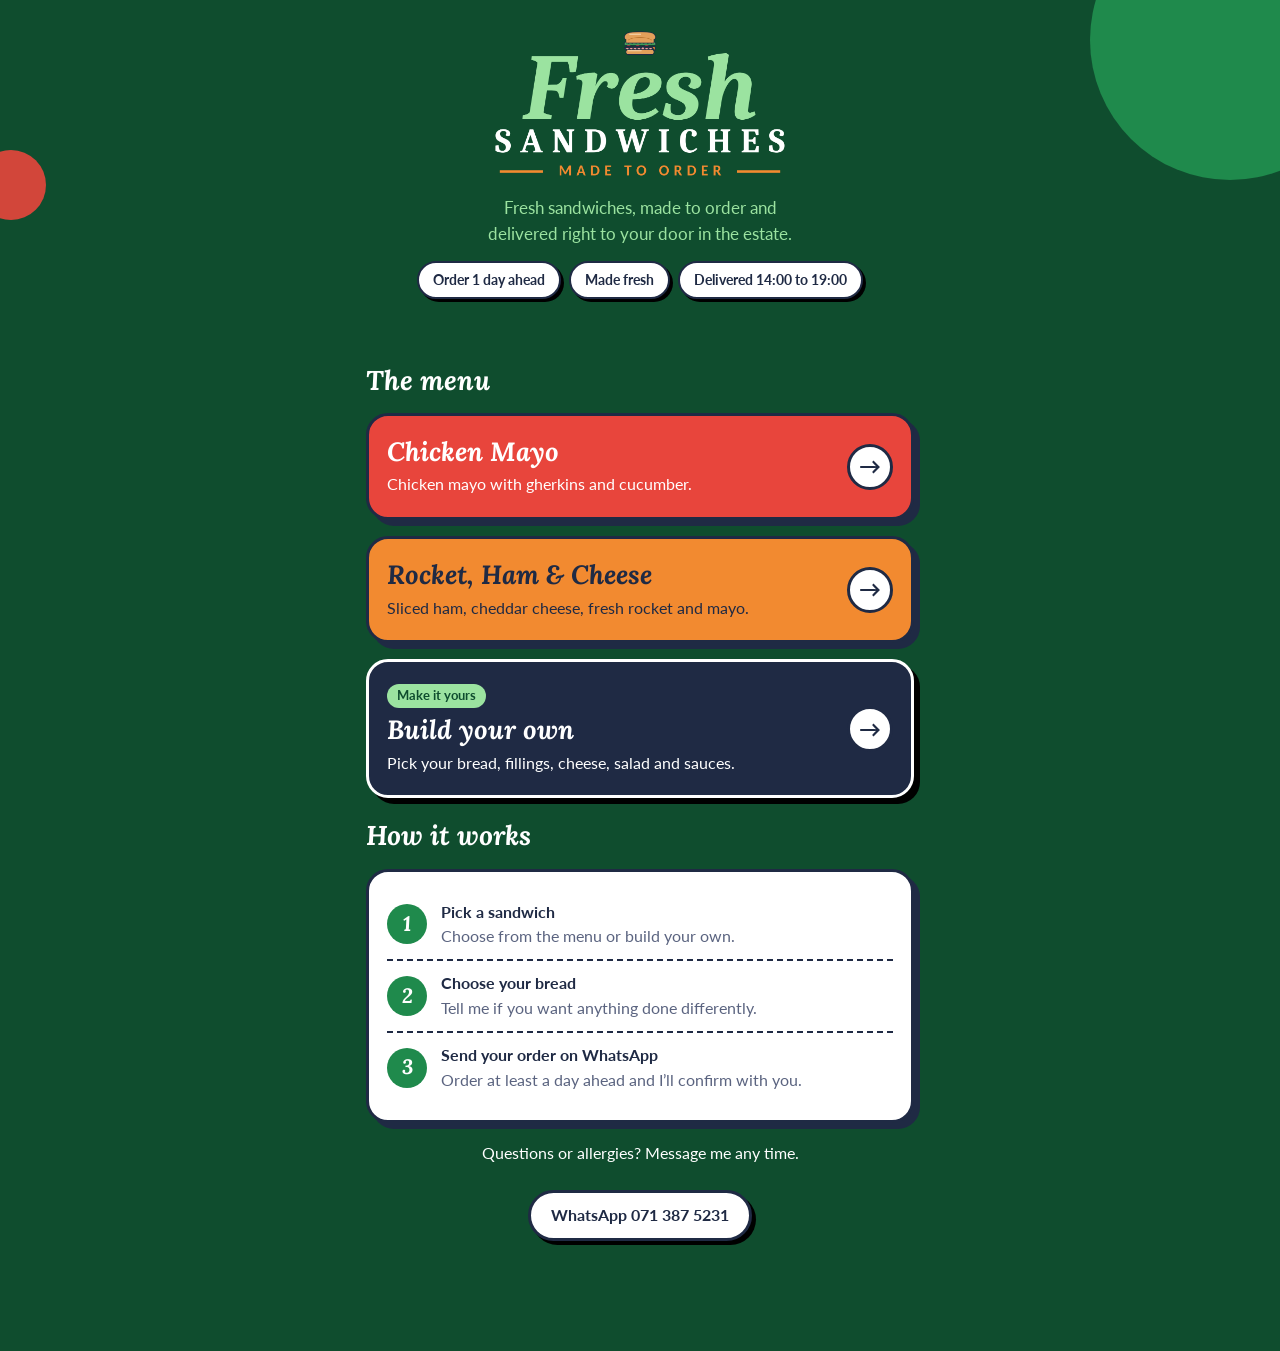
<file: index.html>
<!DOCTYPE html>
<html lang="en">
<head>
<meta charset="utf-8">
<meta name="viewport" content="width=device-width, initial-scale=1, viewport-fit=cover">
<title>Fresh Sandwiches – Order Ahead</title>
<link rel="preconnect" href="https://fonts.googleapis.com">
<link rel="preconnect" href="https://fonts.gstatic.com" crossorigin>
<link href="https://fonts.googleapis.com/css2?family=Lora:ital,wght@1,600;1,700&family=Lato:wght@400;700&display=swap" rel="stylesheet">
<link rel="stylesheet" href="style.css">
</head>
<body data-page="menu">
<header class="hero">
  <img src="logo-dark.png" alt="Fresh Sandwiches – made to order">
  <p>Fresh sandwiches, made to order and delivered right to your door in the estate.</p>
  <div class="pills"><span>Order 1 day ahead</span><span>Made fresh</span><span>Delivered 14:00 to 19:00</span></div>
</header>
<main>
  <h2>The menu</h2>
  <!-- To add a sandwich: copy one block below, change the link, colour class (c1, c2 or c3) and text -->
  <div id="menu">
    <a class="block c1" href="chicken-mayo.html">
      <div><h3>Chicken Mayo</h3><p>Chicken mayo with gherkins and cucumber.</p></div>
      <span class="arrow" aria-hidden="true">&rarr;</span>
    </a>
    <a class="block c2" href="rocket-ham-cheese.html">
      <div><h3>Rocket, Ham &amp; Cheese</h3><p>Sliced ham, cheddar cheese, fresh rocket and mayo.</p></div>
      <span class="arrow" aria-hidden="true">&rarr;</span>
    </a>
    <a class="block diy" href="build-your-own.html">
      <div><span class="tag">Make it yours</span><h3>Build your own</h3><p>Pick your bread, fillings, cheese, salad and sauces.</p></div>
      <span class="arrow" aria-hidden="true">&rarr;</span>
    </a>
  </div>

  <h2>How it works</h2>
  <section class="card">
    <ol class="steps">
      <li><span class="n">1</span><div><b>Pick a sandwich</b><span>Choose from the menu or build your own.</span></div></li>
      <li><span class="n">2</span><div><b>Choose your bread</b><span>Tell me if you want anything done differently.</span></div></li>
      <li><span class="n">3</span><div><b>Send your order on WhatsApp</b><span>Order at least a day ahead and I’ll confirm with you.</span></div></li>
    </ol>
  </section>

  <div class="contact">
    <p>Questions or allergies? Message me any time.</p>
    <a href="https://wa.me/27713875231">WhatsApp 071 387 5231</a>
  </div>
</main>
<a class="bar" id="bar" href="order.html">View my order (<span id="count">0</span>)</a>
<script src="app.js"></script>
</body>
</html>
</file>
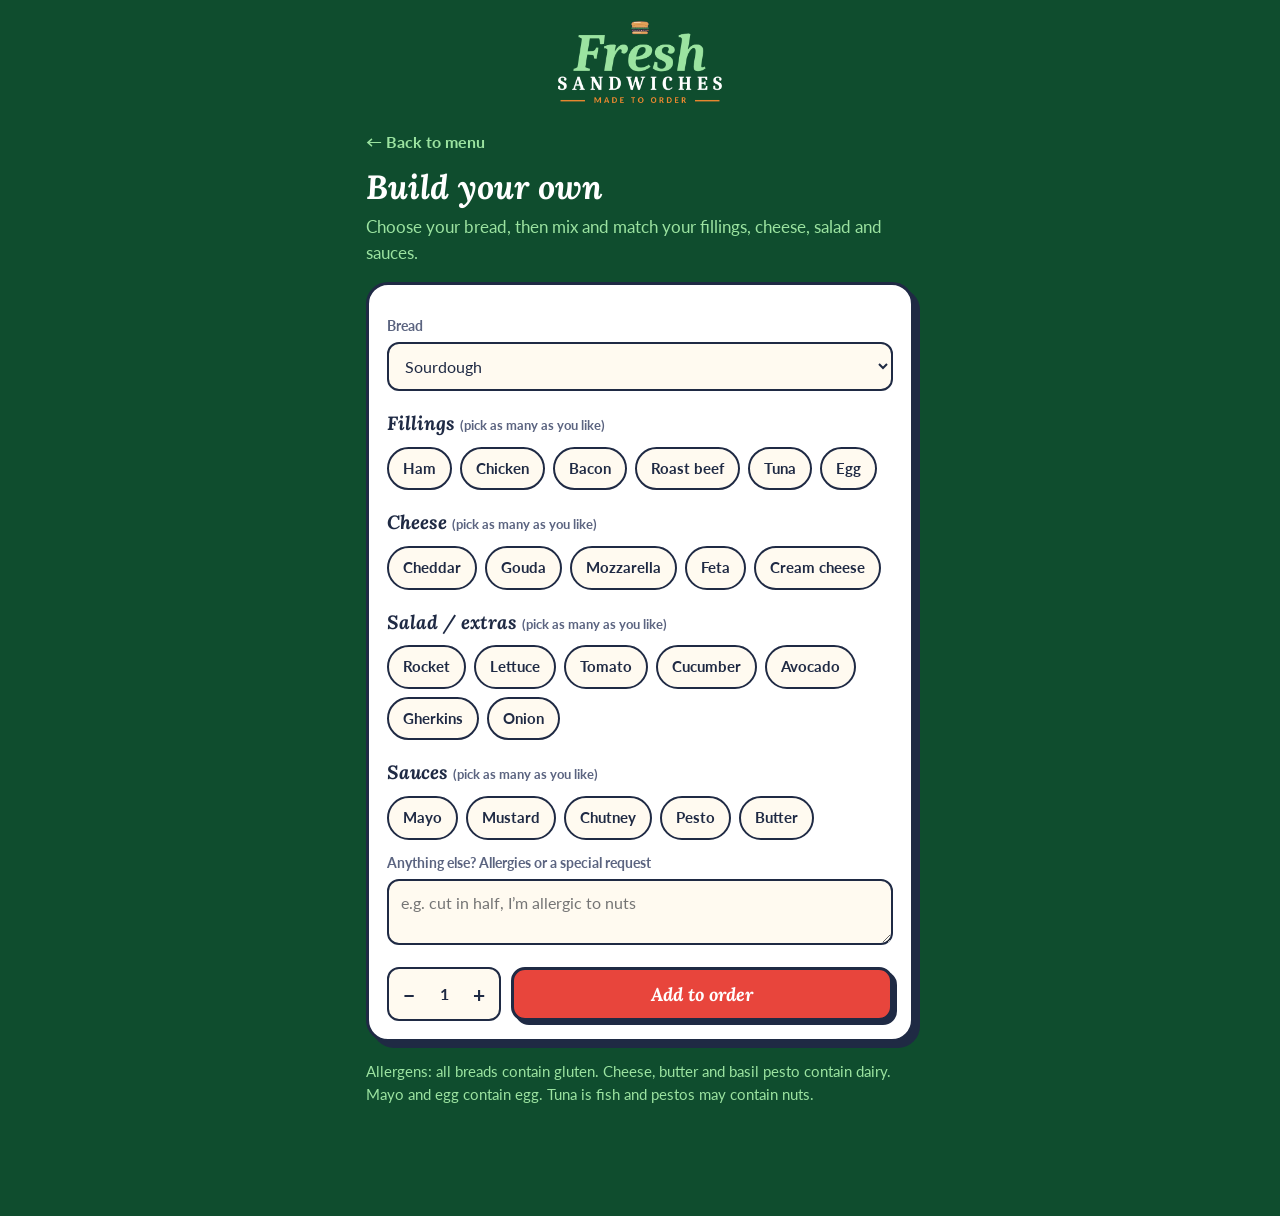
<file: build-your-own.html>
<!DOCTYPE html>
<html lang="en">
<head>
<meta charset="utf-8">
<meta name="viewport" content="width=device-width, initial-scale=1, viewport-fit=cover">
<title>Build your own – Fresh Sandwiches</title>
<link rel="preconnect" href="https://fonts.googleapis.com">
<link rel="preconnect" href="https://fonts.gstatic.com" crossorigin>
<link href="https://fonts.googleapis.com/css2?family=Lora:ital,wght@1,600;1,700&family=Lato:wght@400;700&display=swap" rel="stylesheet">
<link rel="stylesheet" href="style.css">
</head>
<body data-page="build">
<header class="top"><a href="index.html"><img src="logo-dark.png" alt="Fresh Sandwiches – home"></a></header>
<main>
  <a class="back" href="index.html">&larr; Back to menu</a>
  <h1 class="page-title">Build your own</h1>
  <p class="lead">Choose your bread, then mix and match your fillings, cheese, salad and sauces.</p>
  <section class="card">
    <label for="bread">Bread</label>
    <select id="bread"></select>

    <fieldset class="g-red"><legend>Fillings <small>(pick as many as you like)</small></legend>
      <div class="chips"><label class="chip"><input type="checkbox" name="fillings" value="Ham"><span>Ham</span></label><label class="chip"><input type="checkbox" name="fillings" value="Chicken"><span>Chicken</span></label><label class="chip"><input type="checkbox" name="fillings" value="Bacon"><span>Bacon</span></label><label class="chip"><input type="checkbox" name="fillings" value="Roast beef"><span>Roast beef</span></label><label class="chip"><input type="checkbox" name="fillings" value="Tuna"><span>Tuna</span></label><label class="chip"><input type="checkbox" name="fillings" value="Egg"><span>Egg</span></label></div>
      <select class="sub" data-for="Chicken" aria-label="How would you like your chicken?"><option>Grilled chicken</option><option>Chicken mayo</option></select>
    </fieldset>
    <fieldset class="g-orange"><legend>Cheese <small>(pick as many as you like)</small></legend>
      <div class="chips"><label class="chip"><input type="checkbox" name="cheese" value="Cheddar"><span>Cheddar</span></label><label class="chip"><input type="checkbox" name="cheese" value="Gouda"><span>Gouda</span></label><label class="chip"><input type="checkbox" name="cheese" value="Mozzarella"><span>Mozzarella</span></label><label class="chip"><input type="checkbox" name="cheese" value="Feta"><span>Feta</span></label><label class="chip"><input type="checkbox" name="cheese" value="Cream cheese"><span>Cream cheese</span></label></div>
    </fieldset>
    <fieldset class="g-green"><legend>Salad / extras <small>(pick as many as you like)</small></legend>
      <div class="chips"><label class="chip"><input type="checkbox" name="salad" value="Rocket"><span>Rocket</span></label><label class="chip"><input type="checkbox" name="salad" value="Lettuce"><span>Lettuce</span></label><label class="chip"><input type="checkbox" name="salad" value="Tomato"><span>Tomato</span></label><label class="chip"><input type="checkbox" name="salad" value="Cucumber"><span>Cucumber</span></label><label class="chip"><input type="checkbox" name="salad" value="Avocado"><span>Avocado</span></label><label class="chip"><input type="checkbox" name="salad" value="Gherkins"><span>Gherkins</span></label><label class="chip"><input type="checkbox" name="salad" value="Onion"><span>Onion</span></label></div>
      <select class="sub" data-for="Onion" aria-label="Which onion?"><option>Raw red onion</option><option>Caramelised onion</option><option>Pickled onion</option></select>
    </fieldset>
    <fieldset class="g-navy"><legend>Sauces <small>(pick as many as you like)</small></legend>
      <div class="chips"><label class="chip"><input type="checkbox" name="sauces" value="Mayo"><span>Mayo</span></label><label class="chip"><input type="checkbox" name="sauces" value="Mustard"><span>Mustard</span></label><label class="chip"><input type="checkbox" name="sauces" value="Chutney"><span>Chutney</span></label><label class="chip"><input type="checkbox" name="sauces" value="Pesto"><span>Pesto</span></label><label class="chip"><input type="checkbox" name="sauces" value="Butter"><span>Butter</span></label></div>
      <select class="sub" data-for="Mustard" aria-label="Which mustard?"><option>Dijon mustard</option><option>Normal mustard</option><option>Wholegrain mustard</option></select>
      <select class="sub" data-for="Pesto" aria-label="Which pesto?"><option>Basil pesto</option><option>Olive tapenade</option><option>Sundried tomato pesto</option></select>
    </fieldset>

    <label for="note">Anything else? Allergies or a special request</label>
    <textarea id="note" placeholder="e.g. cut in half, I’m allergic to nuts"></textarea>

    <div class="err" id="builderr">Please pick at least one filling, cheese, salad or sauce first.</div>
    <div class="addrow">
      <div class="qty"><button type="button" id="minus" aria-label="Fewer">&minus;</button><output id="qty">1</output><button type="button" id="plus" aria-label="More">+</button></div>
      <button type="button" class="btn add" id="add">Add to order</button>
    </div>

    <div class="added" id="added">
      <p>Added to your order ✓</p>
      <a class="btn alt" href="index.html">Add another sandwich</a>
      <a class="btn go" href="order.html">View my order</a>
    </div>
  </section>
  <p class="note" style="color:var(--leaf)">Allergens: all breads contain gluten. Cheese, butter and basil pesto contain dairy. Mayo and egg contain egg. Tuna is fish and pestos may contain nuts.</p>
</main>
<a class="bar" id="bar" href="order.html">View my order (<span id="count">0</span>)</a>
<script src="app.js"></script>
</body>
</html>
</file>
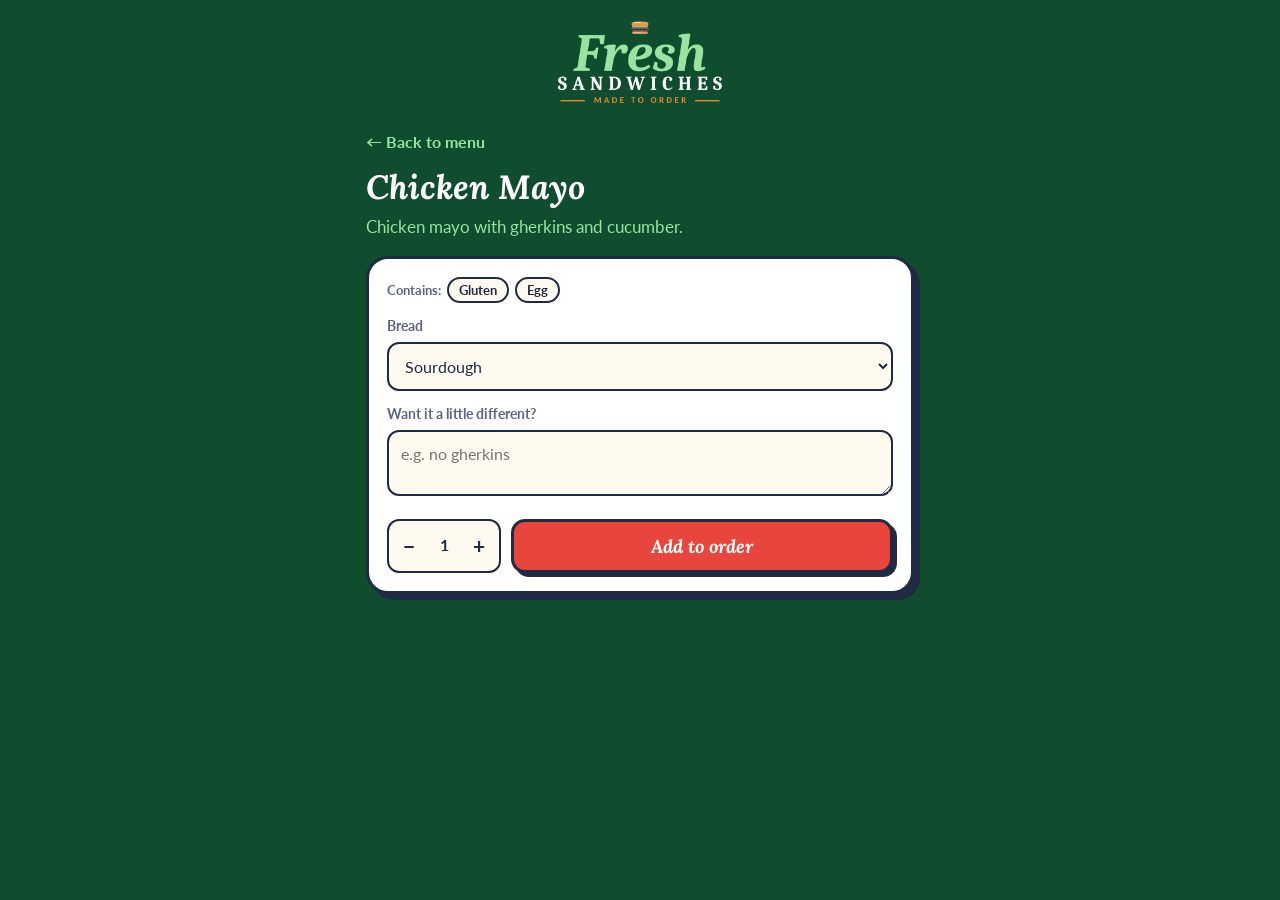
<file: chicken-mayo.html>
<!DOCTYPE html>
<html lang="en">
<head>
<meta charset="utf-8">
<meta name="viewport" content="width=device-width, initial-scale=1, viewport-fit=cover">
<title>Chicken Mayo – Fresh Sandwiches</title>
<link rel="preconnect" href="https://fonts.googleapis.com">
<link rel="preconnect" href="https://fonts.gstatic.com" crossorigin>
<link href="https://fonts.googleapis.com/css2?family=Lora:ital,wght@1,600;1,700&family=Lato:wght@400;700&display=swap" rel="stylesheet">
<link rel="stylesheet" href="style.css">
</head>
<body data-page="item" data-name="Chicken Mayo">
<header class="top"><a href="index.html"><img src="logo-dark.png" alt="Fresh Sandwiches – home"></a></header>
<main>
  <a class="back" href="index.html">&larr; Back to menu</a>
  <h1 class="page-title">Chicken Mayo</h1>
  <p class="lead">Chicken mayo with gherkins and cucumber.</p>
  <section class="card">
    <div class="tags"><span>Contains:</span><span class="t">Gluten</span><span class="t">Egg</span></div>

    <label for="bread">Bread</label>
    <select id="bread"></select>

    <label for="note">Want it a little different?</label>
    <textarea id="note" placeholder="e.g. no gherkins"></textarea>

    <div class="addrow">
      <div class="qty"><button type="button" id="minus" aria-label="Fewer">&minus;</button><output id="qty">1</output><button type="button" id="plus" aria-label="More">+</button></div>
      <button type="button" class="btn add" id="add">Add to order</button>
    </div>

    <div class="added" id="added">
      <p>Added to your order ✓</p>
      <a class="btn alt" href="index.html">Add another sandwich</a>
      <a class="btn go" href="order.html">View my order</a>
    </div>
  </section>
</main>
<a class="bar" id="bar" href="order.html">View my order (<span id="count">0</span>)</a>
<script src="app.js"></script>
</body>
</html>
</file>
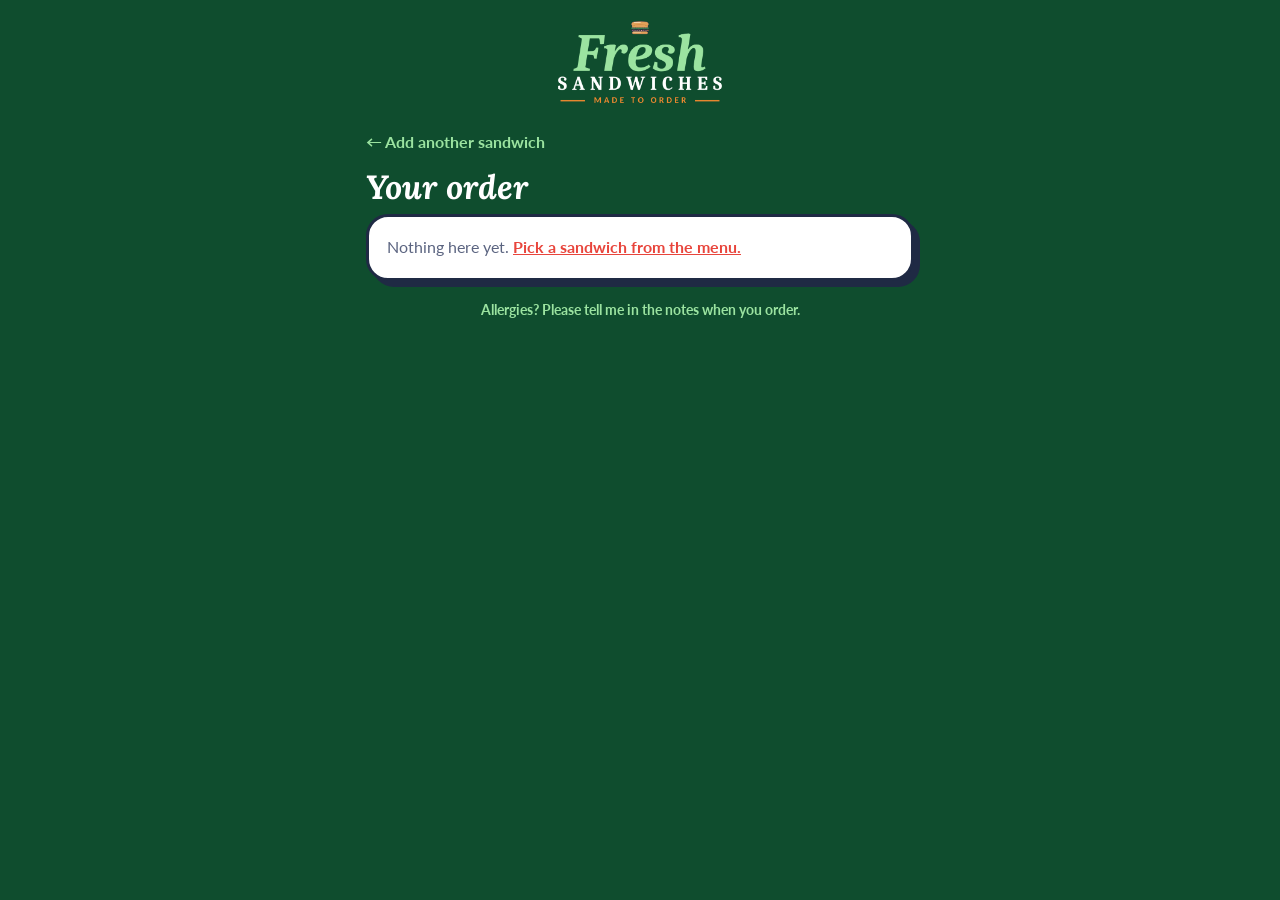
<file: order.html>
<!DOCTYPE html>
<html lang="en">
<head>
<meta charset="utf-8">
<meta name="viewport" content="width=device-width, initial-scale=1, viewport-fit=cover">
<title>Your order – Fresh Sandwiches</title>
<link rel="preconnect" href="https://fonts.googleapis.com">
<link rel="preconnect" href="https://fonts.gstatic.com" crossorigin>
<link href="https://fonts.googleapis.com/css2?family=Lora:ital,wght@1,600;1,700&family=Lato:wght@400;700&display=swap" rel="stylesheet">
<link rel="stylesheet" href="style.css">
</head>
<body data-page="order">
<header class="top"><a href="index.html"><img src="logo-dark.png" alt="Fresh Sandwiches – home"></a></header>
<main>
  <a class="back" href="index.html">&larr; Add another sandwich</a>
  <h1 class="page-title">Your order</h1>
  <section class="card" id="order">
    <div id="lines"></div>
    <p class="empty" id="empty">Nothing here yet. <a href="index.html" style="color:var(--red);font-weight:700">Pick a sandwich from the menu.</a></p>

    <div id="details" hidden>
      <label for="name">Your name</label>
      <input id="name" autocomplete="name">
      <label for="phone">Phone number</label>
      <input id="phone" type="tel" autocomplete="tel">
      <label for="how">Delivery or collection</label>
      <select id="how"><option>Delivery to my house</option><option>I will collect</option></select>
      <label for="address">House / unit number</label>
      <input id="address" autocomplete="street-address">
      <div class="row2">
        <div><label for="date">Date</label><input id="date" type="date"></div>
        <div><label for="time">Time</label><select id="time"></select></div>
      </div>
      <label for="gnotes">Anything else about your order?</label>
      <textarea id="gnotes" placeholder="e.g. allergies, gate code"></textarea>
      <div class="err" id="err"></div>
      <button class="btn big" id="send" type="button">Send my order on WhatsApp</button>
      <p class="note">Your order opens in WhatsApp. Send it and I’ll confirm with you.</p>
    </div>
  </section>
  <footer>Allergies? Please tell me in the notes when you order.</footer>
</main>
<script src="app.js"></script>
</body>
</html>
</file>
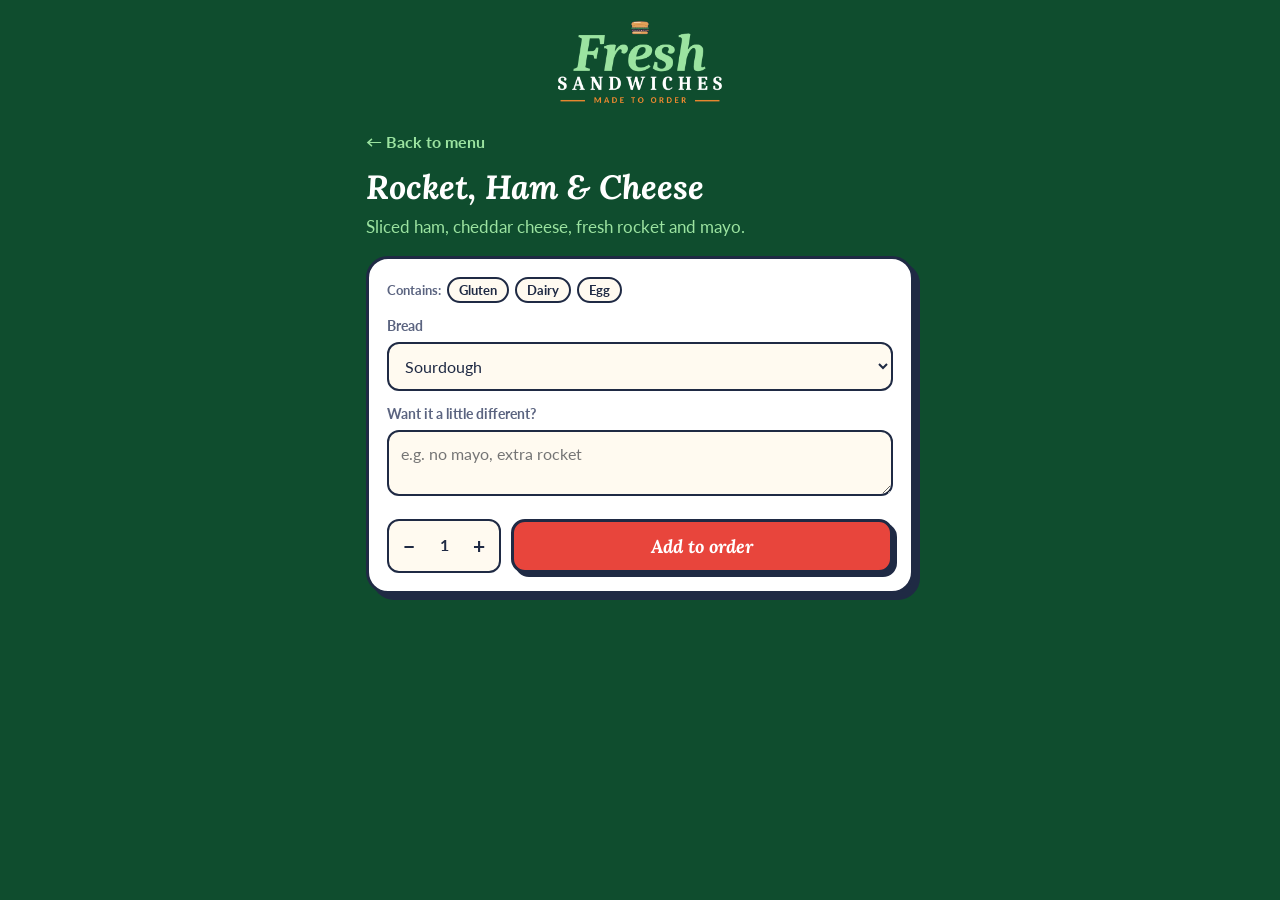
<file: rocket-ham-cheese.html>
<!DOCTYPE html>
<html lang="en">
<head>
<meta charset="utf-8">
<meta name="viewport" content="width=device-width, initial-scale=1, viewport-fit=cover">
<title>Rocket, Ham & Cheese – Fresh Sandwiches</title>
<link rel="preconnect" href="https://fonts.googleapis.com">
<link rel="preconnect" href="https://fonts.gstatic.com" crossorigin>
<link href="https://fonts.googleapis.com/css2?family=Lora:ital,wght@1,600;1,700&family=Lato:wght@400;700&display=swap" rel="stylesheet">
<link rel="stylesheet" href="style.css">
</head>
<body data-page="item" data-name="Rocket, Ham & Cheese">
<header class="top"><a href="index.html"><img src="logo-dark.png" alt="Fresh Sandwiches – home"></a></header>
<main>
  <a class="back" href="index.html">&larr; Back to menu</a>
  <h1 class="page-title">Rocket, Ham &amp; Cheese</h1>
  <p class="lead">Sliced ham, cheddar cheese, fresh rocket and mayo.</p>
  <section class="card">
    <div class="tags"><span>Contains:</span><span class="t">Gluten</span><span class="t">Dairy</span><span class="t">Egg</span></div>

    <label for="bread">Bread</label>
    <select id="bread"></select>

    <label for="note">Want it a little different?</label>
    <textarea id="note" placeholder="e.g. no mayo, extra rocket"></textarea>

    <div class="addrow">
      <div class="qty"><button type="button" id="minus" aria-label="Fewer">&minus;</button><output id="qty">1</output><button type="button" id="plus" aria-label="More">+</button></div>
      <button type="button" class="btn add" id="add">Add to order</button>
    </div>

    <div class="added" id="added">
      <p>Added to your order ✓</p>
      <a class="btn alt" href="index.html">Add another sandwich</a>
      <a class="btn go" href="order.html">View my order</a>
    </div>
  </section>
</main>
<a class="bar" id="bar" href="order.html">View my order (<span id="count">0</span>)</a>
<script src="app.js"></script>
</body>
</html>
</file>
<file: style.css>
:root{box-sizing:border-box;padding-top:env(safe-area-inset-top,0px);padding-bottom:env(safe-area-inset-bottom,0px);
--page:#0f4d2e;--card:#ffffff;--field:#fffaf0;--text:#1f2a44;--muted:#5b6480;--line:#1f2a44;--shadow:#1f2a44;
--red:#e8453c;--green:#1f8a4c;--leaf:#9be3a0;color-scheme:light}
@media (prefers-color-scheme:dark){:root:not([data-theme="light"]){--page:#141a2e;--card:#202845;--field:#171d36;--text:#f5efe0;--muted:#a9b0cc;--line:#f5efe0;--shadow:#000;color-scheme:dark}}
:root[data-theme="dark"]{--page:#141a2e;--card:#202845;--field:#171d36;--text:#f5efe0;--muted:#a9b0cc;--line:#f5efe0;--shadow:#000;color-scheme:dark}
html{scroll-padding-top:env(safe-area-inset-top,0px);scroll-behavior:smooth}
*{box-sizing:border-box}
body{margin:0;background:var(--page);color:var(--text);font-family:Lato,system-ui,-apple-system,"Segoe UI",sans-serif;line-height:1.55}
.hero{text-align:center;padding:26px 20px 12px;color:#fff}
.hero img{display:block;width:300px;max-width:80%;height:auto;margin:0 auto 14px}
.hero p{margin:0 auto;max-width:34ch;color:var(--leaf);font-size:1.05rem}
main{max-width:580px;margin:0 auto;padding:8px 16px 110px}
.pills{display:flex;flex-wrap:wrap;gap:8px;justify-content:center;margin:14px 0 20px}
.pills span{background:#fff;color:#1f2a44;border:2px solid #1f2a44;border-radius:999px;padding:6px 14px;font-weight:700;font-size:.9rem;box-shadow:3px 3px 0 #000}
h2{font-family:Lora,Georgia,serif;font-style:italic;font-weight:700;font-size:1.7rem;margin:6px 0 12px;color:#fff}
.card{background:var(--card);border:3px solid var(--line);border-radius:22px;padding:18px;margin-bottom:18px;box-shadow:6px 6px 0 var(--shadow)}
.card h3{font-family:Lora,Georgia,serif;font-style:italic;font-weight:700;font-size:1.55rem;margin:0 0 4px}
.desc{margin:0 0 10px}
.tags{display:flex;flex-wrap:wrap;gap:6px;margin:0 0 6px;align-items:center;font-size:.82rem;color:var(--muted);font-weight:700}
.tags span.t{background:var(--field);border:2px solid var(--line);border-radius:999px;padding:1px 10px;color:var(--text)}
label{display:block;font-size:.88rem;font-weight:700;color:var(--muted);margin:12px 0 5px}
select,input,textarea{width:100%;padding:12px;font-size:1rem;border:2px solid var(--line);border-radius:12px;background:var(--field);color:var(--text);font-family:inherit}
select:focus,input:focus,textarea:focus,button:focus-visible,a:focus-visible{outline:3px solid var(--red);outline-offset:1px}
textarea{min-height:64px;resize:vertical}
input[type="date"]{display:block;min-width:0;max-width:100%;height:48px;-webkit-appearance:none;appearance:none;text-align:left}
input[type="date"]::-webkit-date-and-time-value{text-align:left;min-width:0}
.row2{display:grid;grid-template-columns:1fr 1fr;gap:10px}
.addrow{display:flex;gap:10px;align-items:stretch;margin-top:16px}
.qty{display:flex;align-items:center;border:2px solid var(--line);border-radius:12px;background:var(--field);overflow:hidden}
.qty button{width:40px;border:0;background:transparent;color:var(--text);font-size:1.3rem;font-weight:700;cursor:pointer;padding:0;margin:0;box-shadow:none;border-radius:0;font-family:Lato,sans-serif;font-style:normal;height:auto}
.qty output{min-width:30px;text-align:center;font-weight:700}
.btn{border:3px solid var(--line);border-radius:14px;background:var(--red);color:#fff;font-family:Lora,Georgia,serif;font-style:italic;font-weight:700;font-size:1.15rem;cursor:pointer;padding:12px 16px;box-shadow:4px 4px 0 var(--shadow)}
.btn:active{transform:translate(3px,3px);box-shadow:1px 1px 0 var(--shadow)}
.add{flex:1}
.add.done{background:var(--green)}
.big{width:100%;margin-top:20px;padding:15px;font-size:1.25rem}
.line{display:flex;gap:10px;justify-content:space-between;align-items:flex-start;border-bottom:2px dashed var(--line);padding:10px 0}
.line:first-child{padding-top:0}
.line b{font-family:Lora,Georgia,serif;font-style:italic;font-size:1.1rem}
.line small{display:block;color:var(--muted);font-weight:700}
.line .ctl{display:flex;flex-direction:column;align-items:flex-end;gap:6px;flex:none}
.line .qty button{width:34px;height:32px}
.link{background:none;border:0;color:var(--red);font-weight:700;text-decoration:underline;cursor:pointer;font-family:inherit;padding:0;font-size:.85rem}
.empty{color:var(--muted);margin:0}
.err{color:#fff;background:var(--red);border-radius:10px;padding:10px 12px;font-weight:700;margin-top:16px;display:none}
.note{font-size:.92rem;color:var(--muted);margin:10px 0 0}
footer{text-align:center;color:var(--leaf);font-weight:700;font-size:.9rem;margin-top:8px}
.bar{position:fixed;left:50%;transform:translateX(-50%);bottom:calc(14px + env(safe-area-inset-bottom,0px));background:var(--red);color:#fff;border:3px solid #1f2a44;border-radius:999px;padding:12px 22px;font-weight:700;text-decoration:none;box-shadow:4px 4px 0 #000;z-index:5;display:none;white-space:nowrap}
.bar.show{display:block}
.top{text-align:center;padding:18px 20px 4px}
.top img{width:170px;max-width:55%;height:auto}
.back{display:inline-block;color:var(--leaf);font-weight:700;text-decoration:none;margin:6px 0 14px}
a.card{display:block;color:var(--text);text-decoration:none}
a.card:active{transform:translate(3px,3px);box-shadow:3px 3px 0 var(--shadow)}
.more{display:inline-block;margin-top:6px;color:var(--red);font-weight:700}
.page-title{font-family:Lora,Georgia,serif;font-style:italic;font-weight:700;font-size:2.1rem;line-height:1.1;margin:0 0 8px;color:#fff}
.lead{color:var(--leaf);margin:0 0 16px;font-size:1.05rem}
.added{display:none;margin-top:16px;border-top:2px dashed var(--line);padding-top:16px}
.added.show{display:block}
.added p{font-weight:700;margin:0 0 10px}
.btn.alt{background:var(--card);color:var(--text);display:block;text-align:center;text-decoration:none;margin-bottom:10px}
.btn.go{display:block;text-align:center;text-decoration:none}


/* ---- homepage polish ---- */
.hero{position:relative;overflow:hidden;padding-bottom:26px}
.hero::before{content:"";position:absolute;width:280px;height:280px;border-radius:50%;background:#1f8a4c;right:-90px;top:-100px}
.hero::after{content:"";position:absolute;width:70px;height:70px;border-radius:50%;background:var(--red);left:-24px;top:150px;opacity:.9}
.hero>*{position:relative;z-index:1}
.block{display:flex;align-items:center;justify-content:space-between;gap:14px;border:3px solid var(--line);border-radius:22px;padding:20px 18px;margin-bottom:16px;box-shadow:6px 6px 0 var(--shadow);text-decoration:none;color:#1f2a44}
.block:active{transform:translate(3px,3px);box-shadow:3px 3px 0 var(--shadow)}
.block h3{font-family:Lora,Georgia,serif;font-style:italic;font-weight:700;font-size:1.65rem;line-height:1.15;margin:0}
.block p{margin:6px 0 0;font-size:1rem}
.block .arrow{flex:none;width:46px;height:46px;border-radius:50%;background:#fff;color:#1f2a44;border:3px solid #1f2a44;display:flex;align-items:center;justify-content:center;font-size:1.4rem;font-weight:700}
.block.c1{background:var(--red);color:#fff}
.block.c2{background:#f28a30}
.block.c3{background:var(--leaf);color:#0f4d2e}
.block.diy{background:#1f2a44;color:#fff;border-color:#fff;box-shadow:6px 6px 0 #000}
.block.diy .tag{display:inline-block;background:var(--leaf);color:#0f4d2e;font-weight:700;font-size:.8rem;border-radius:999px;padding:2px 10px;margin-bottom:6px}
.steps{list-style:none;margin:0;padding:0}
.steps li{display:flex;gap:14px;align-items:center;padding:10px 0;border-bottom:2px dashed var(--line)}
.steps li:last-child{border-bottom:0}
.steps .n{flex:none;width:40px;height:40px;border-radius:50%;background:var(--green);color:#fff;font-family:Lora,Georgia,serif;font-style:italic;font-weight:700;font-size:1.3rem;display:flex;align-items:center;justify-content:center}
.steps b{display:block}
.steps span{color:var(--muted)}
.contact{text-align:center;color:#fff}
.contact a{display:inline-block;margin-top:8px;background:#fff;color:#1f2a44;border:3px solid #1f2a44;border-radius:999px;padding:10px 20px;font-weight:700;text-decoration:none;box-shadow:4px 4px 0 #000}
/* ---- build your own ---- */
fieldset{border:0;padding:0;margin:18px 0 0}
legend{font-family:Lora,Georgia,serif;font-style:italic;font-weight:700;font-size:1.2rem;padding:0;margin-bottom:8px}
legend small{font-family:Lato,system-ui,sans-serif;font-style:normal;font-size:.8rem;font-weight:700;color:var(--muted)}
.chips{display:flex;flex-wrap:wrap;gap:8px}
.chip{margin:0;display:block}
.chip input{position:absolute;opacity:0;width:1px;height:1px}
.chip span{display:block;padding:8px 14px;border:2px solid var(--line);border-radius:999px;background:var(--field);color:var(--text);font-weight:700;font-size:.95rem;cursor:pointer}
.chip input:focus-visible+span{outline:3px solid var(--red);outline-offset:2px}
.g-red .chip input:checked+span{background:var(--red);color:#fff}
.g-orange .chip input:checked+span{background:#f28a30;color:#1f2a44}
.g-green .chip input:checked+span{background:var(--leaf);color:#0f4d2e}
.g-navy .chip input:checked+span{background:#1f2a44;color:#fff}
.sub{display:none;margin-top:10px}
.sub.show{display:block}
</file>
